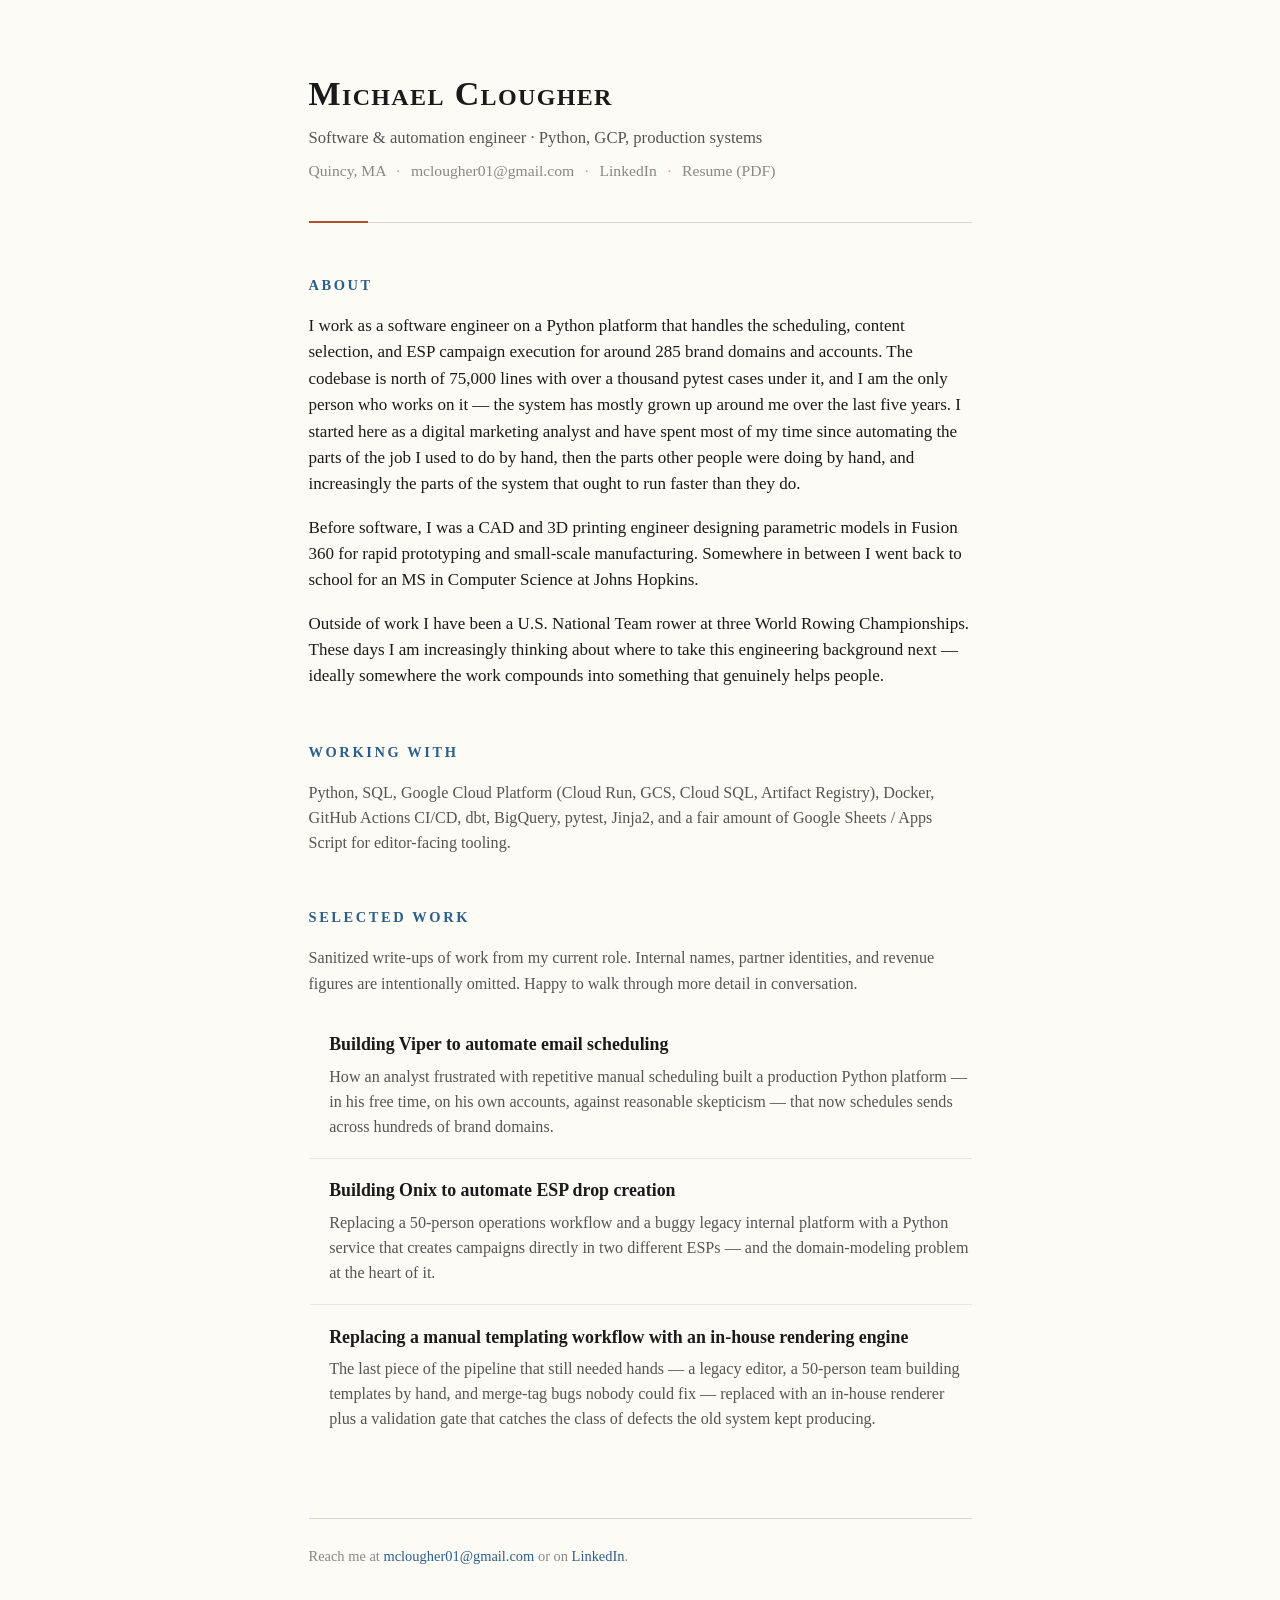
<file: index.html>
<!doctype html>
<html lang="en">
<head>
<meta charset="utf-8">
<meta name="viewport" content="width=device-width, initial-scale=1">
<title>Michael Clougher</title>
<meta name="description" content="Software engineer building production Python platforms. Quincy, MA.">
<link rel="stylesheet" href="style.css">
</head>
<body>
<main>

  <header class="site">
    <h1 class="name">Michael Clougher</h1>
    <p class="tagline">Software &amp; automation engineer &middot; Python, GCP, production systems</p>
    <p class="contact-row">
      Quincy, MA
      <span class="dot">&middot;</span>
      <a href="mailto:mclougher01@gmail.com">mclougher01@gmail.com</a>
      <span class="dot">&middot;</span>
      <a href="https://www.linkedin.com/in/michael-clougher-371688167/">LinkedIn</a>
      <span class="dot">&middot;</span>
      <a href="resume.pdf">Resume (PDF)</a>
    </p>
  </header>

  <section>
    <h2>About</h2>
    <p>
      I work as a software engineer on a Python platform that handles the
      scheduling, content selection, and ESP campaign execution for around
      285 brand domains and accounts. The codebase is north of 75,000 lines
      with over a thousand pytest cases under it, and I am the only person
      who works on it &mdash; the system has mostly grown up around me over
      the last five years. I started here as a digital marketing analyst
      and have spent most of my time since automating the parts of the job
      I used to do by hand, then the parts other people were doing by hand,
      and increasingly the parts of the system that ought to run faster
      than they do.
    </p>
    <p>
      Before software, I was a CAD and 3D printing engineer designing
      parametric models in Fusion 360 for rapid prototyping and small-scale
      manufacturing. Somewhere in between I went back to school for an MS
      in Computer Science at Johns Hopkins.
    </p>
    <p>
      Outside of work I have been a U.S. National Team rower at three World
      Rowing Championships. These days I am increasingly thinking about
      where to take this engineering background next &mdash; ideally
      somewhere the work compounds into something that genuinely helps
      people.
    </p>
  </section>

  <section>
    <h2>Working With</h2>
    <p style="color: var(--muted); font-size: 0.95rem;">
      Python, SQL, Google Cloud Platform (Cloud Run, GCS, Cloud SQL,
      Artifact Registry), Docker, GitHub Actions CI/CD, dbt, BigQuery,
      pytest, Jinja2, and a fair amount of Google Sheets / Apps Script
      for editor-facing tooling.
    </p>
  </section>

  <section>
    <h2>Selected Work</h2>
    <p style="color: var(--muted); font-size: 0.95rem;">
      Sanitized write-ups of work from my current role. Internal names,
      partner identities, and revenue figures are intentionally omitted. Happy
      to walk through more detail in conversation.
    </p>
    <ul class="work-list">
      <li>
        <a class="work-title" href="work/building-viper.html">Building Viper to automate email scheduling</a>
        <p class="work-blurb">
          How an analyst frustrated with repetitive manual scheduling
          built a production Python platform &mdash; in his free time,
          on his own accounts, against reasonable skepticism &mdash;
          that now schedules sends across hundreds of brand domains.
        </p>
      </li>
      <li>
        <a class="work-title" href="work/building-onix.html">Building Onix to automate ESP drop creation</a>
        <p class="work-blurb">
          Replacing a 50-person operations workflow and a buggy legacy
          internal platform with a Python service that creates campaigns
          directly in two different ESPs &mdash; and the domain-modeling
          problem at the heart of it.
        </p>
      </li>
      <li>
        <a class="work-title" href="work/rendering-engine.html">Replacing a manual templating workflow with an in-house rendering engine</a>
        <p class="work-blurb">
          The last piece of the pipeline that still needed hands &mdash;
          a legacy editor, a 50-person team building templates by hand,
          and merge-tag bugs nobody could fix &mdash; replaced with an
          in-house renderer plus a validation gate that catches the
          class of defects the old system kept producing.
        </p>
      </li>
    </ul>
  </section>

  <footer class="site">
    <p>
      Reach me at
      <a href="mailto:mclougher01@gmail.com">mclougher01@gmail.com</a> or on
      <a href="https://www.linkedin.com/in/michael-clougher-371688167/">LinkedIn</a>.
    </p>
  </footer>

</main>
</body>
</html>
</file>
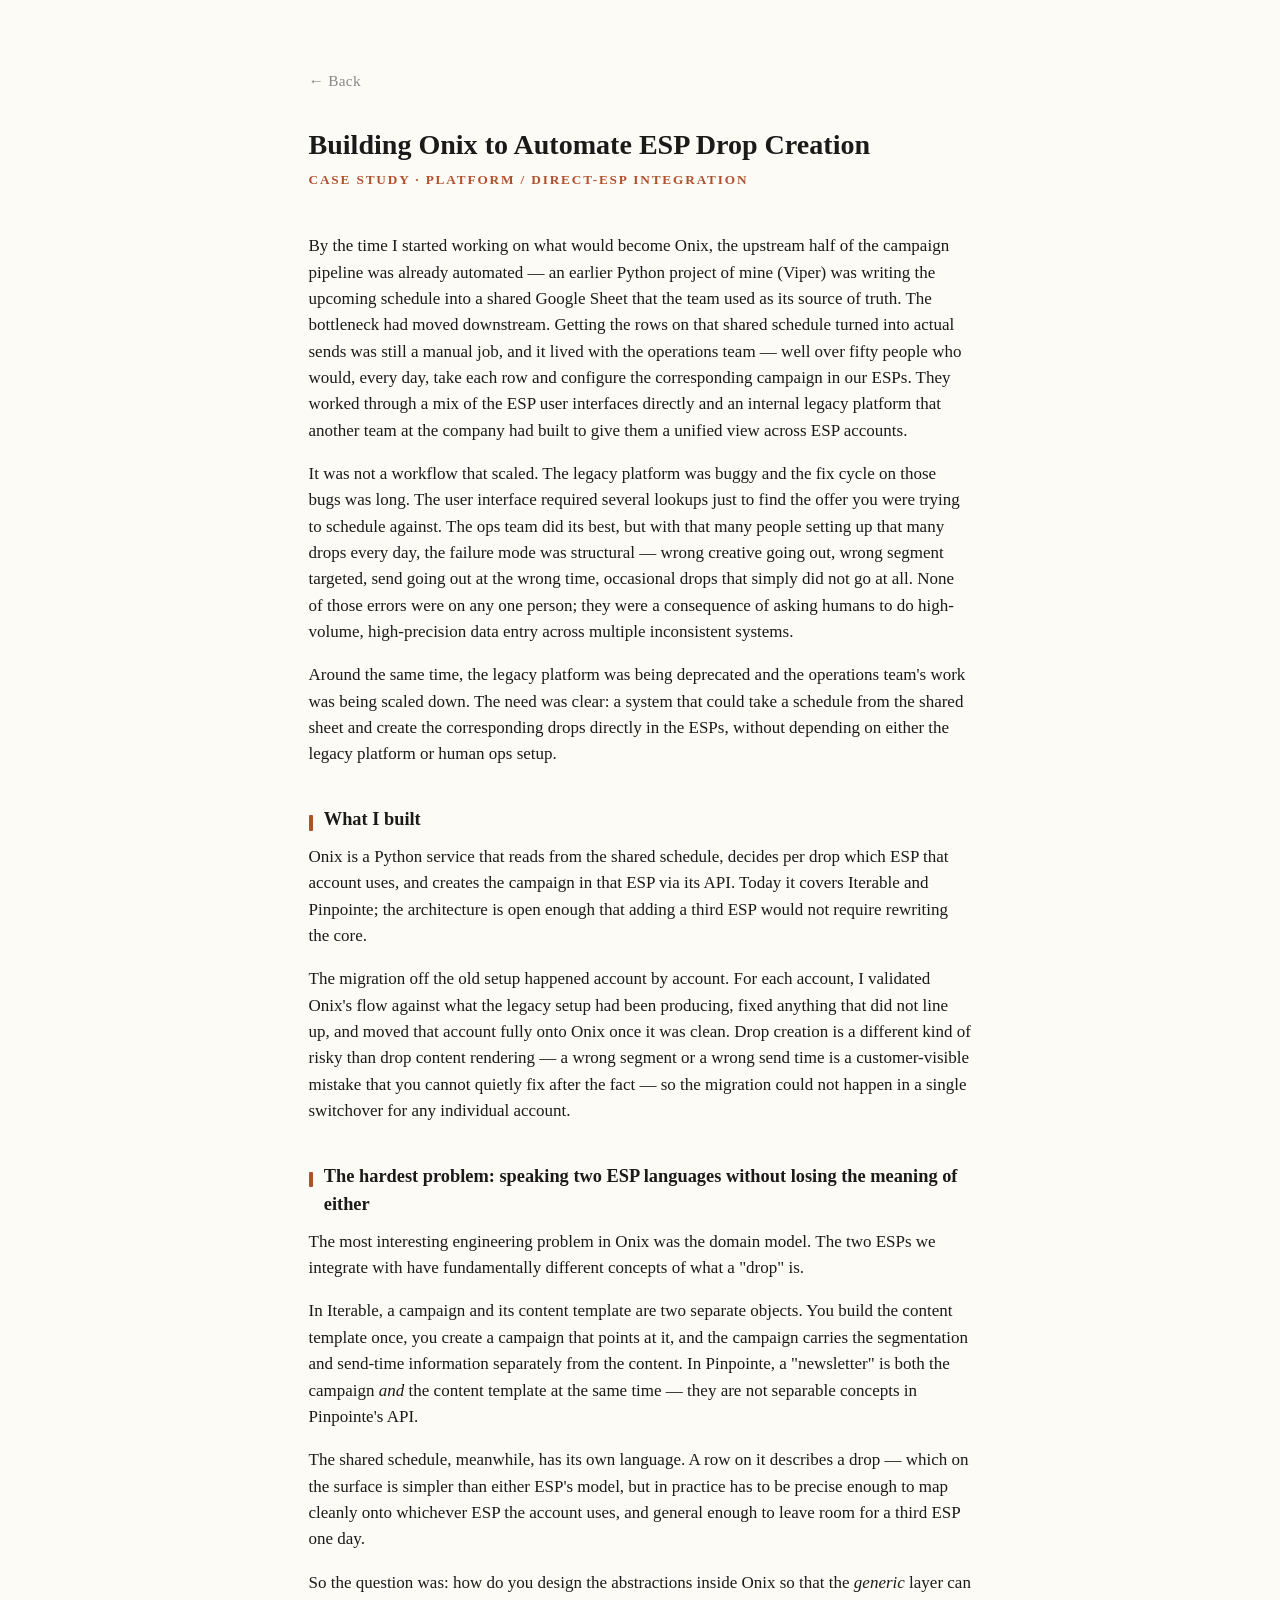
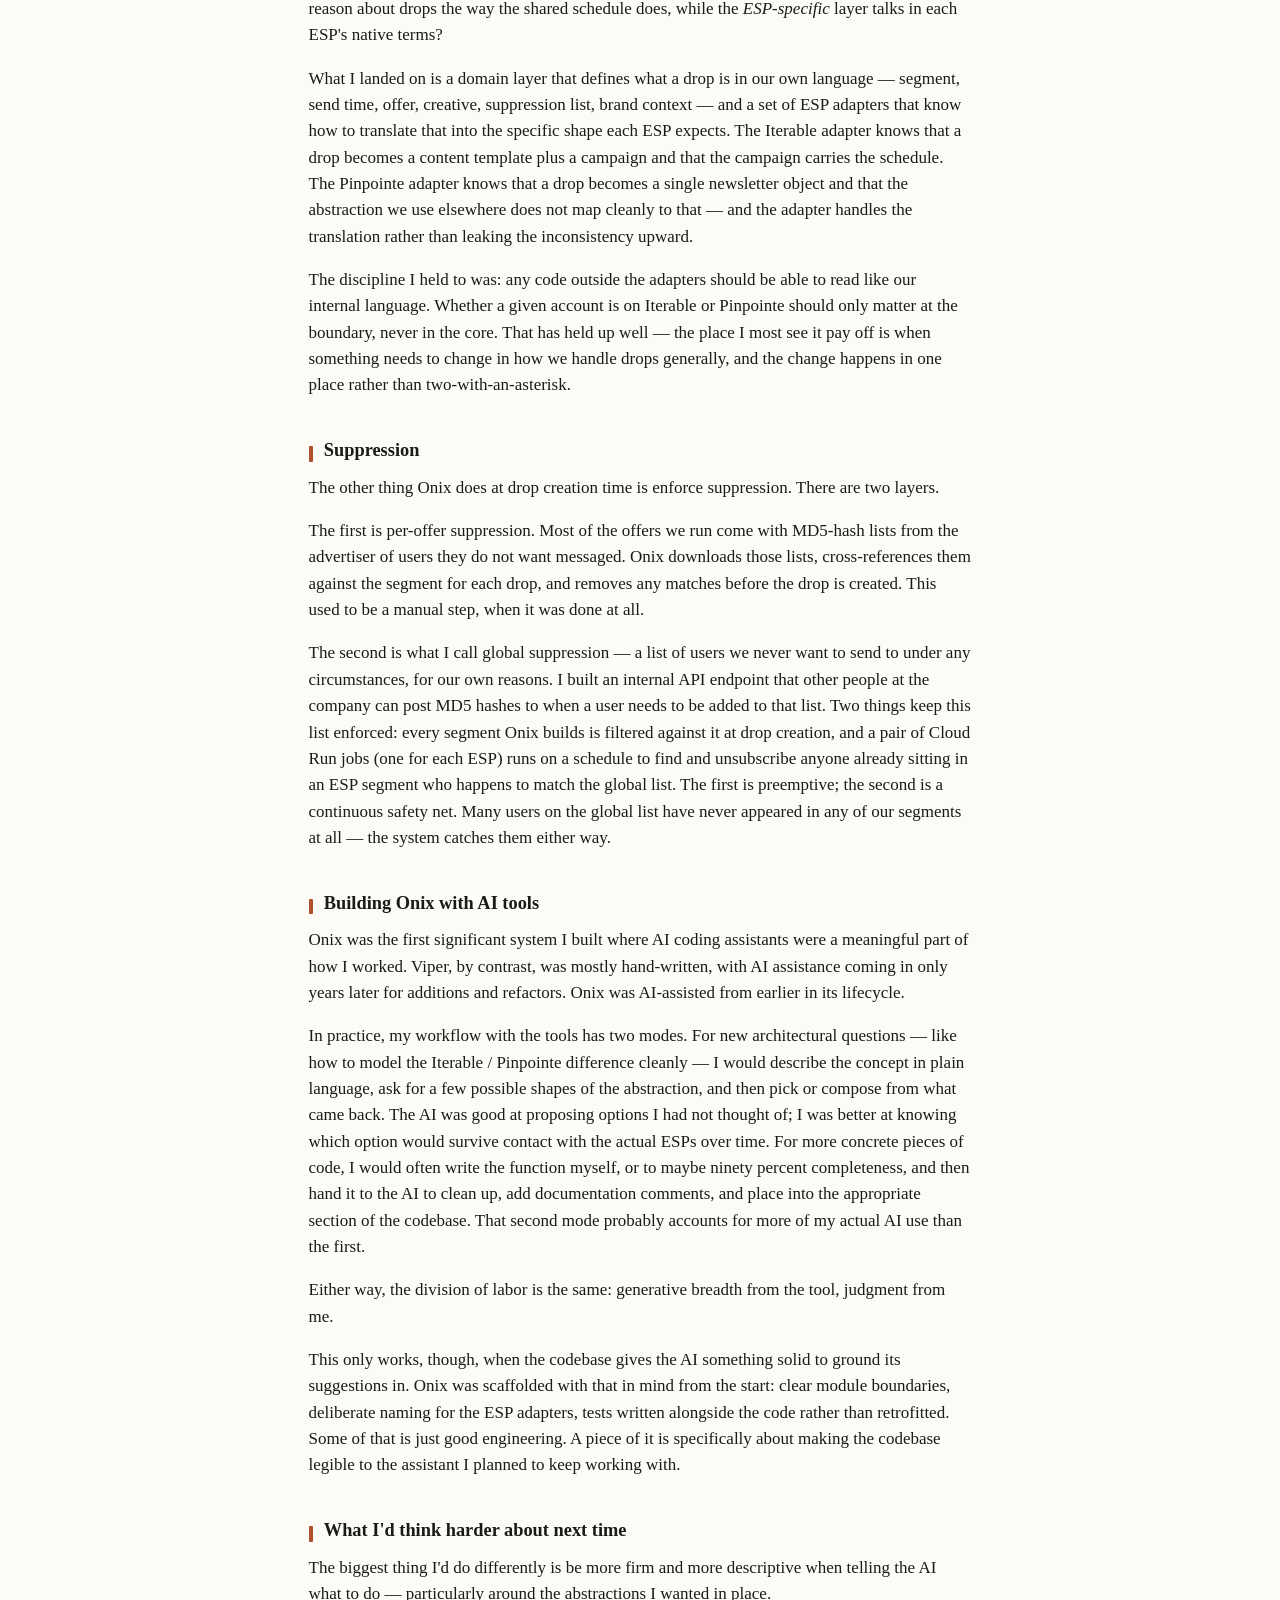
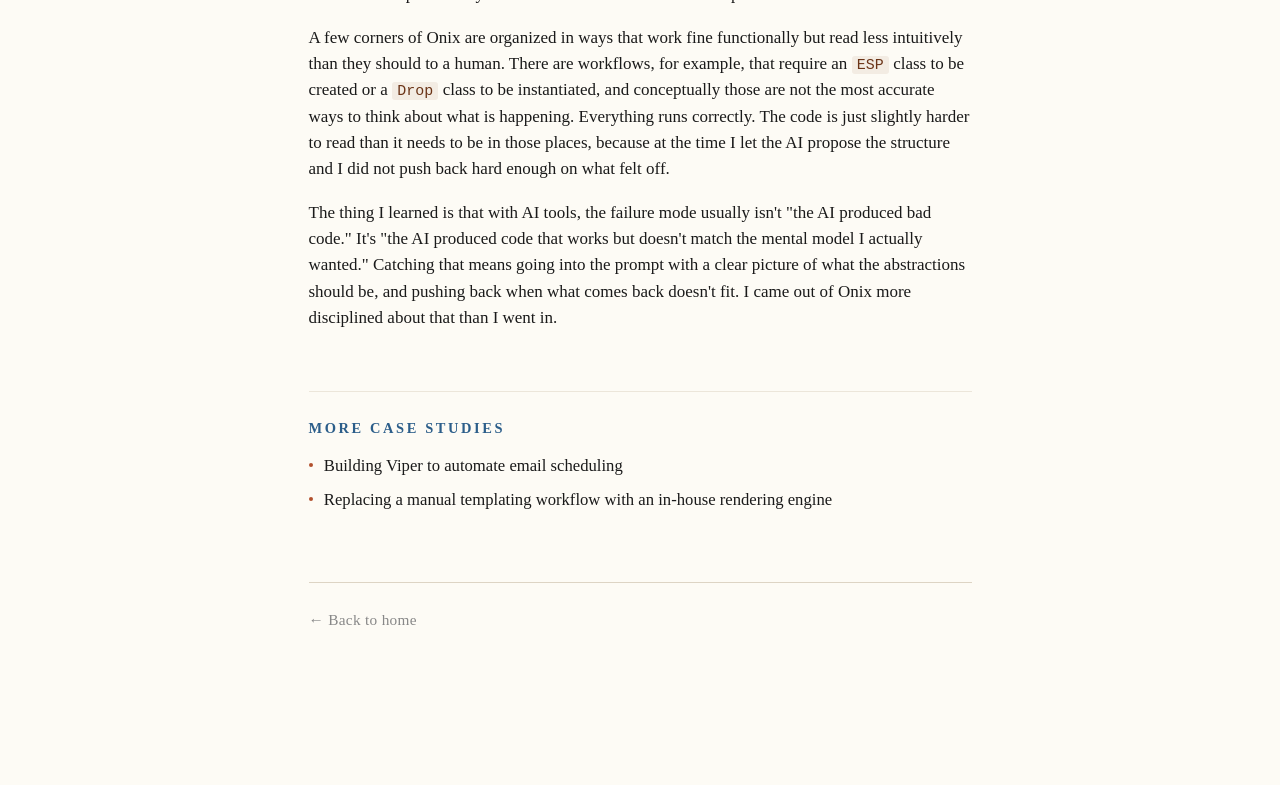
<file: work/building-onix.html>
<!doctype html>
<html lang="en">
<head>
<meta charset="utf-8">
<meta name="viewport" content="width=device-width, initial-scale=1">
<title>Building Onix to Automate ESP Drop Creation &mdash; Michael Clougher</title>
<link rel="stylesheet" href="../style.css">
</head>
<body>
<main>
  <a class="back-link" href="../index.html">&larr; Back</a>

  <article class="case-study">
    <h1>Building Onix to Automate ESP Drop Creation</h1>
    <div class="meta">Case study &middot; Platform / direct-ESP integration</div>

    <p>
      By the time I started working on what would become Onix, the
      upstream half of the campaign pipeline was already automated &mdash;
      an earlier Python project of mine (Viper) was writing the upcoming
      schedule into a shared Google Sheet that the team used as its source
      of truth. The bottleneck had moved downstream. Getting the rows on
      that shared schedule turned into actual sends was still a manual
      job, and it lived with the operations team &mdash; well over fifty
      people who would, every day, take each row and configure the
      corresponding campaign in our ESPs. They worked through a mix of
      the ESP user interfaces directly and an internal legacy platform
      that another team at the company had built to give them a unified
      view across ESP accounts.
    </p>
    <p>
      It was not a workflow that scaled. The legacy platform was buggy
      and the fix cycle on those bugs was long. The user interface
      required several lookups just to find the offer you were trying to
      schedule against. The ops team did its best, but with that many
      people setting up that many drops every day, the failure mode was
      structural &mdash; wrong creative going out, wrong segment targeted,
      send going out at the wrong time, occasional drops that simply did
      not go at all. None of those errors were on any one person; they
      were a consequence of asking humans to do high-volume,
      high-precision data entry across multiple inconsistent systems.
    </p>
    <p>
      Around the same time, the legacy platform was being deprecated
      and the operations team's work was being scaled down. The need
      was clear: a system that could take a schedule from the shared
      sheet and create the corresponding drops directly in the ESPs,
      without depending on either the legacy platform or human ops
      setup.
    </p>

    <h3>What I built</h3>
    <p>
      Onix is a Python service that reads from the shared schedule,
      decides per drop which ESP that account uses, and creates the
      campaign in that ESP via its API. Today it covers Iterable and
      Pinpointe; the architecture is open enough that adding a third
      ESP would not require rewriting the core.
    </p>
    <p>
      The migration off the old setup happened account by account. For
      each account, I validated Onix's flow against what the legacy
      setup had been producing, fixed anything that did not line up, and
      moved that account fully onto Onix once it was clean. Drop creation
      is a different kind of risky than drop content rendering &mdash; a
      wrong segment or a wrong send time is a customer-visible mistake
      that you cannot quietly fix after the fact &mdash; so the migration
      could not happen in a single switchover for any individual account.
    </p>

    <h3>The hardest problem: speaking two ESP languages without losing the meaning of either</h3>
    <p>
      The most interesting engineering problem in Onix was the domain
      model. The two ESPs we integrate with have fundamentally different
      concepts of what a "drop" is.
    </p>
    <p>
      In Iterable, a campaign and its content template are two separate
      objects. You build the content template once, you create a
      campaign that points at it, and the campaign carries the
      segmentation and send-time information separately from the
      content. In Pinpointe, a "newsletter" is both the campaign
      <em>and</em> the content template at the same time &mdash; they
      are not separable concepts in Pinpointe's API.
    </p>
    <p>
      The shared schedule, meanwhile, has its own language. A row on it
      describes a drop &mdash; which on the surface is simpler than
      either ESP's model, but in practice has to be precise enough to
      map cleanly onto whichever ESP the account uses, and general
      enough to leave room for a third ESP one day.
    </p>
    <p>
      So the question was: how do you design the abstractions inside
      Onix so that the <em>generic</em> layer can reason about drops the
      way the shared schedule does, while the <em>ESP-specific</em>
      layer talks in each ESP's native terms?
    </p>
    <p>
      What I landed on is a domain layer that defines what a drop is in
      our own language &mdash; segment, send time, offer, creative,
      suppression list, brand context &mdash; and a set of ESP adapters
      that know how to translate that into the specific shape each ESP
      expects. The Iterable adapter knows that a drop becomes a content
      template plus a campaign and that the campaign carries the
      schedule. The Pinpointe adapter knows that a drop becomes a single
      newsletter object and that the abstraction we use elsewhere does
      not map cleanly to that &mdash; and the adapter handles the
      translation rather than leaking the inconsistency upward.
    </p>
    <p>
      The discipline I held to was: any code outside the adapters should
      be able to read like our internal language. Whether a given
      account is on Iterable or Pinpointe should only matter at the
      boundary, never in the core. That has held up well &mdash; the
      place I most see it pay off is when something needs to change in
      how we handle drops generally, and the change happens in one place
      rather than two-with-an-asterisk.
    </p>

    <h3>Suppression</h3>
    <p>
      The other thing Onix does at drop creation time is enforce
      suppression. There are two layers.
    </p>
    <p>
      The first is per-offer suppression. Most of the offers we run come
      with MD5-hash lists from the advertiser of users they do not want
      messaged. Onix downloads those lists, cross-references them
      against the segment for each drop, and removes any matches before
      the drop is created. This used to be a manual step, when it was
      done at all.
    </p>
    <p>
      The second is what I call global suppression &mdash; a list of
      users we never want to send to under any circumstances, for our
      own reasons. I built an internal API endpoint that other people
      at the company can post MD5 hashes to when a user needs to be
      added to that list. Two things keep this list enforced: every
      segment Onix builds is filtered against it at drop creation, and
      a pair of Cloud Run jobs (one for each ESP) runs on a schedule to
      find and unsubscribe anyone already sitting in an ESP segment who
      happens to match the global list. The first is preemptive; the
      second is a continuous safety net. Many users on the global list
      have never appeared in any of our segments at all &mdash; the
      system catches them either way.
    </p>

    <h3>Building Onix with AI tools</h3>
    <p>
      Onix was the first significant system I built where AI coding
      assistants were a meaningful part of how I worked. Viper, by
      contrast, was mostly hand-written, with AI assistance coming in
      only years later for additions and refactors. Onix was
      AI-assisted from earlier in its lifecycle.
    </p>
    <p>
      In practice, my workflow with the tools has two modes. For new
      architectural questions &mdash; like how to model the Iterable /
      Pinpointe difference cleanly &mdash; I would describe the concept
      in plain language, ask for a few possible shapes of the
      abstraction, and then pick or compose from what came back. The AI
      was good at proposing options I had not thought of; I was better
      at knowing which option would survive contact with the actual ESPs
      over time. For more concrete pieces of code, I would often write
      the function myself, or to maybe ninety percent completeness, and
      then hand it to the AI to clean up, add documentation comments,
      and place into the appropriate section of the codebase. That
      second mode probably accounts for more of my actual AI use than
      the first.
    </p>
    <p>
      Either way, the division of labor is the same: generative breadth
      from the tool, judgment from me.
    </p>
    <p>
      This only works, though, when the codebase gives the AI something
      solid to ground its suggestions in. Onix was scaffolded with that
      in mind from the start: clear module boundaries, deliberate naming
      for the ESP adapters, tests written alongside the code rather than
      retrofitted. Some of that is just good engineering. A piece of it
      is specifically about making the codebase legible to the assistant
      I planned to keep working with.
    </p>

    <h3>What I'd think harder about next time</h3>
    <p>
      The biggest thing I'd do differently is be more firm and more
      descriptive when telling the AI what to do &mdash; particularly
      around the abstractions I wanted in place.
    </p>
    <p>
      A few corners of Onix are organized in ways that work fine
      functionally but read less intuitively than they should to a
      human. There are workflows, for example, that require an
      <code>ESP</code> class to be created or a <code>Drop</code> class
      to be instantiated, and conceptually those are not the most
      accurate ways to think about what is happening. Everything runs
      correctly. The code is just slightly harder to read than it needs
      to be in those places, because at the time I let the AI propose
      the structure and I did not push back hard enough on what felt
      off.
    </p>
    <p>
      The thing I learned is that with AI tools, the failure mode
      usually isn't "the AI produced bad code." It's "the AI produced
      code that works but doesn't match the mental model I actually
      wanted." Catching that means going into the prompt with a clear
      picture of what the abstractions should be, and pushing back when
      what comes back doesn't fit. I came out of Onix more disciplined
      about that than I went in.
    </p>
  </article>

  <aside class="related">
    <h2>More case studies</h2>
    <ul>
      <li><a href="building-viper.html">Building Viper to automate email scheduling</a></li>
      <li><a href="rendering-engine.html">Replacing a manual templating workflow with an in-house rendering engine</a></li>
    </ul>
  </aside>

  <footer class="site">
    <p><a class="back-link" href="../index.html">&larr; Back to home</a></p>
  </footer>

</main>
</body>
</html>
</file>
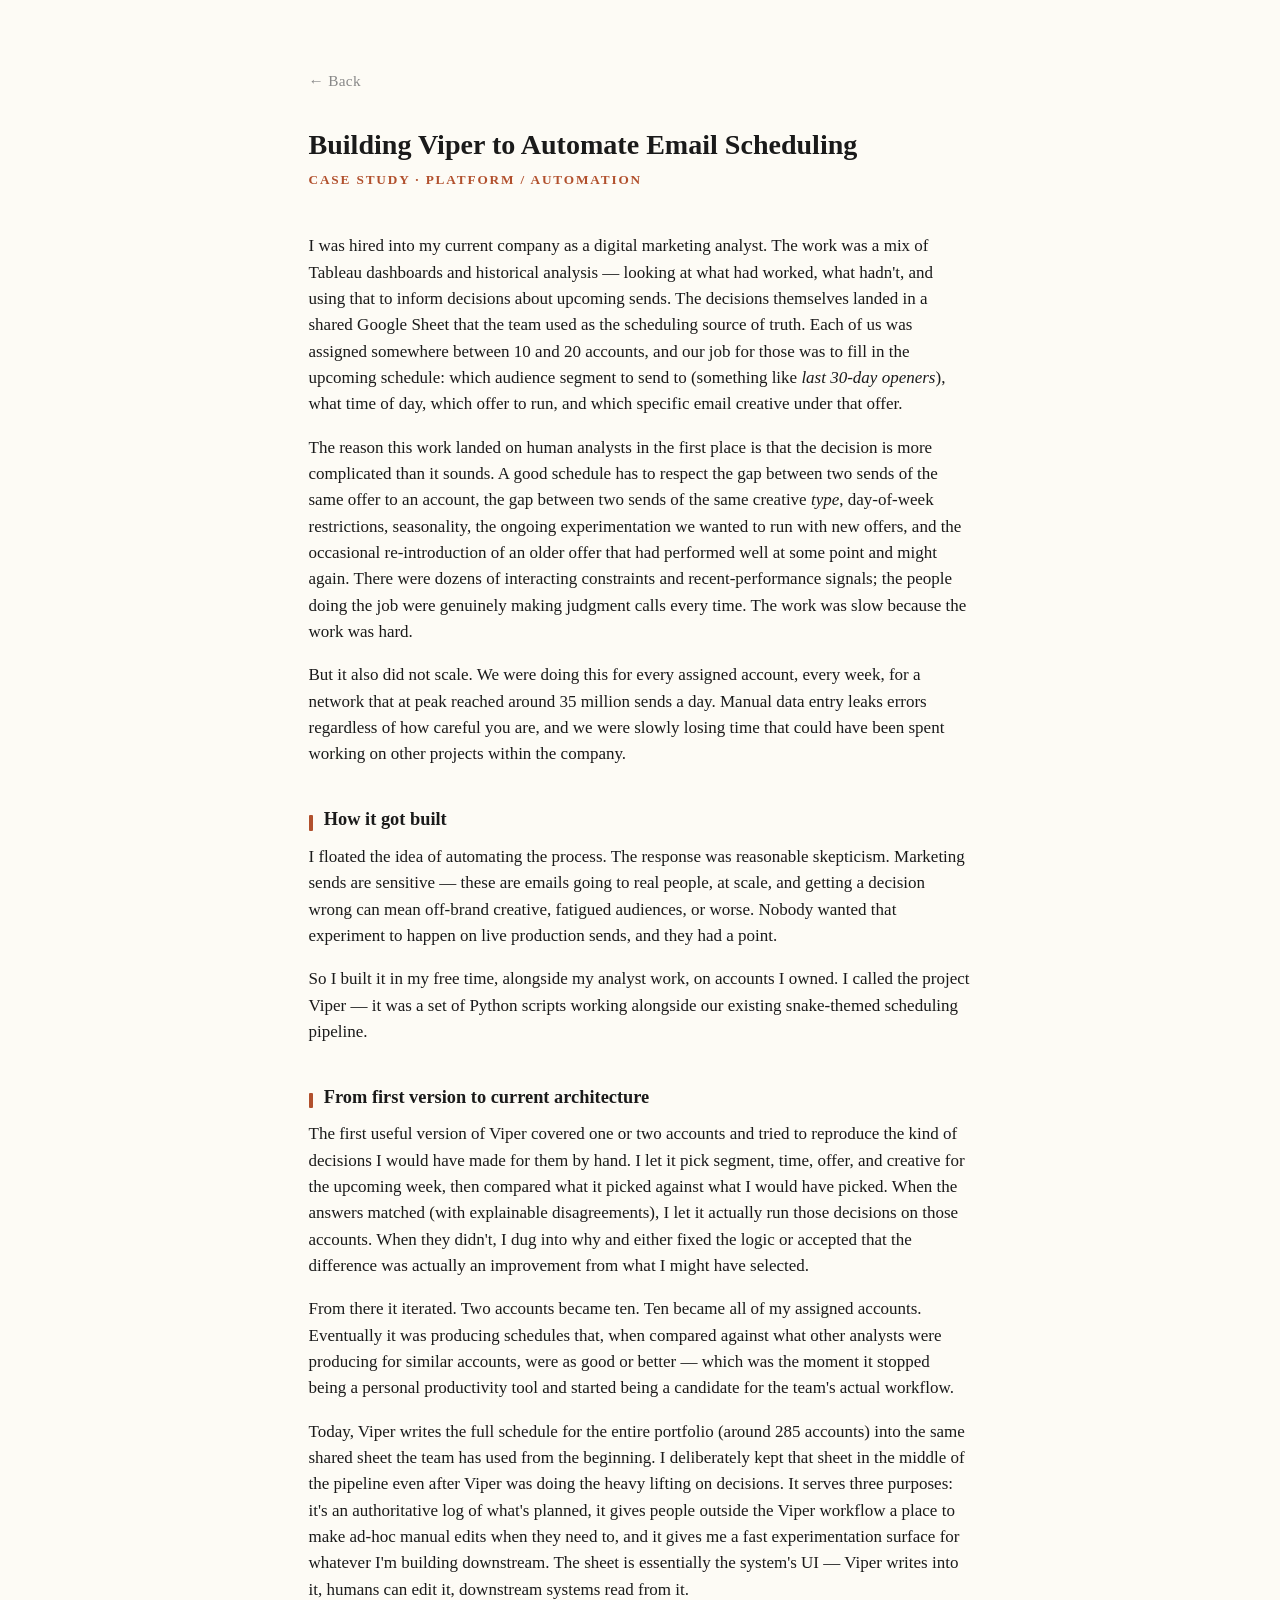
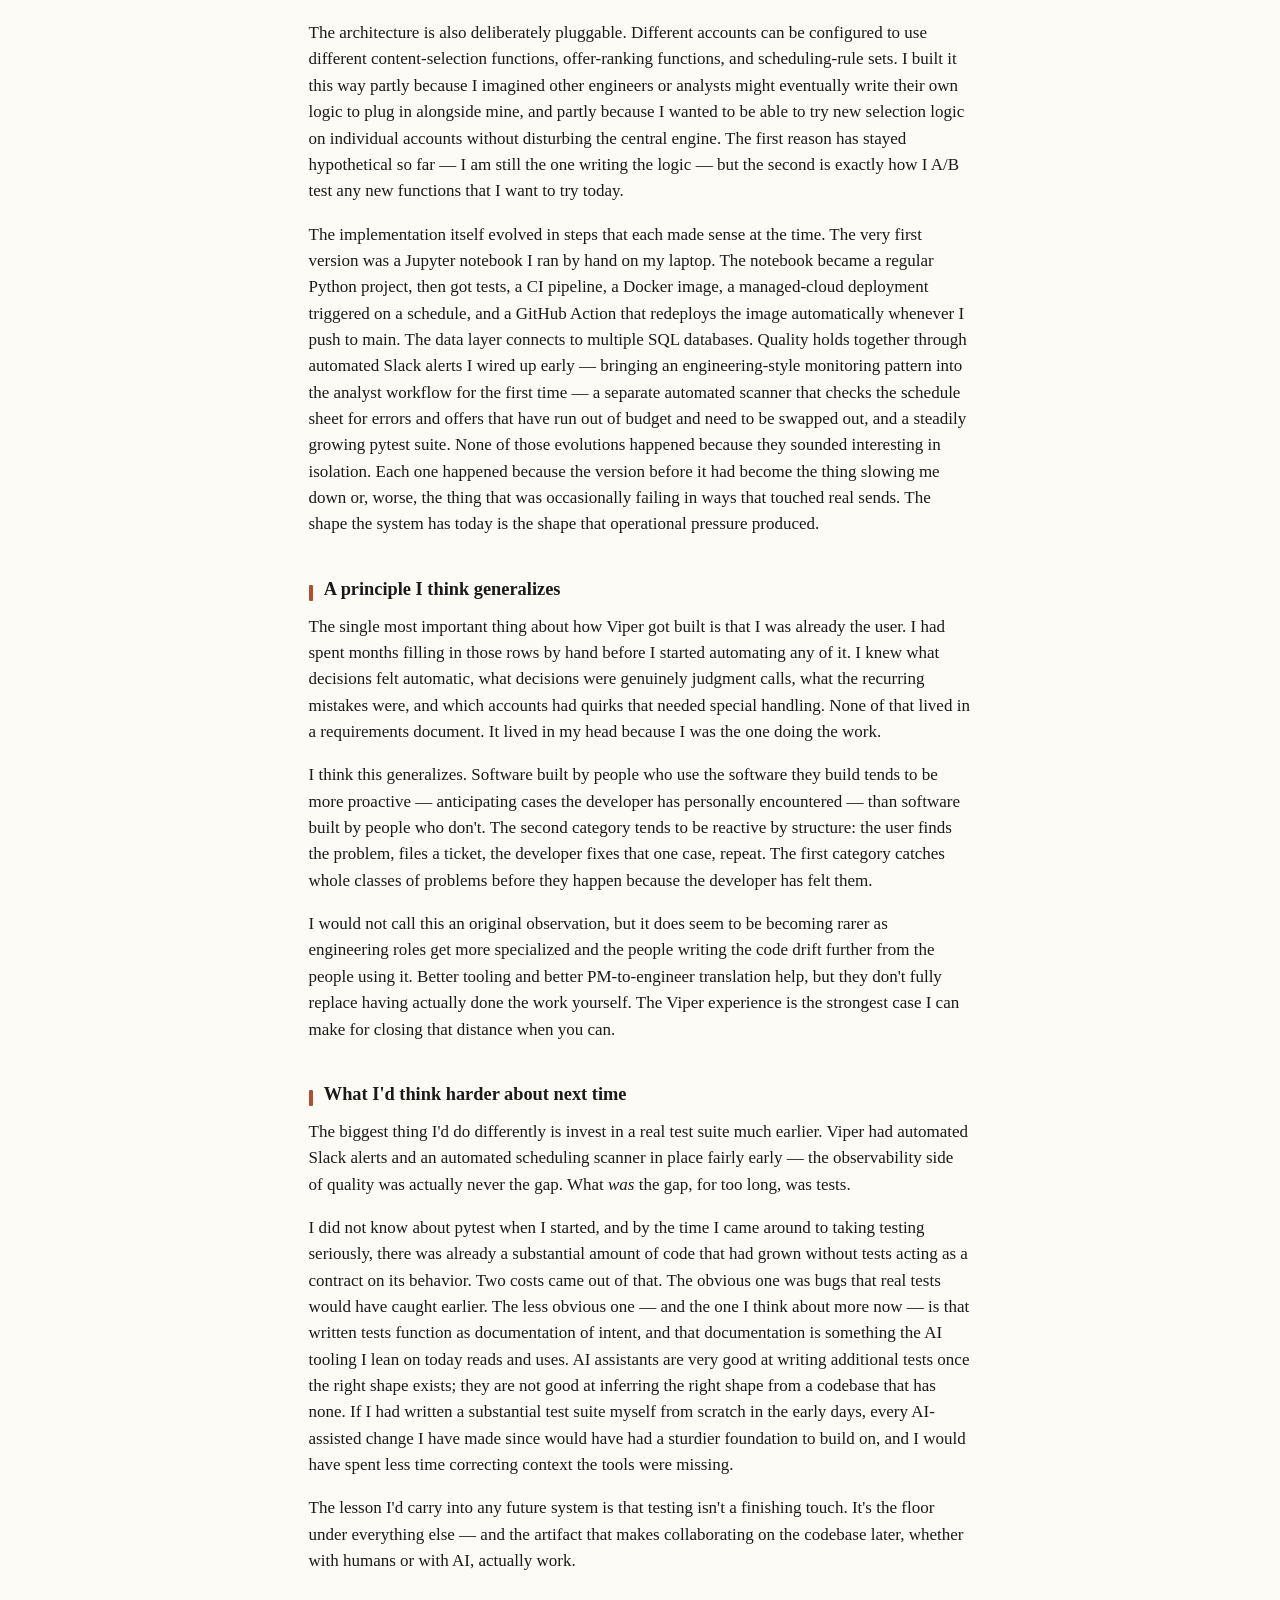
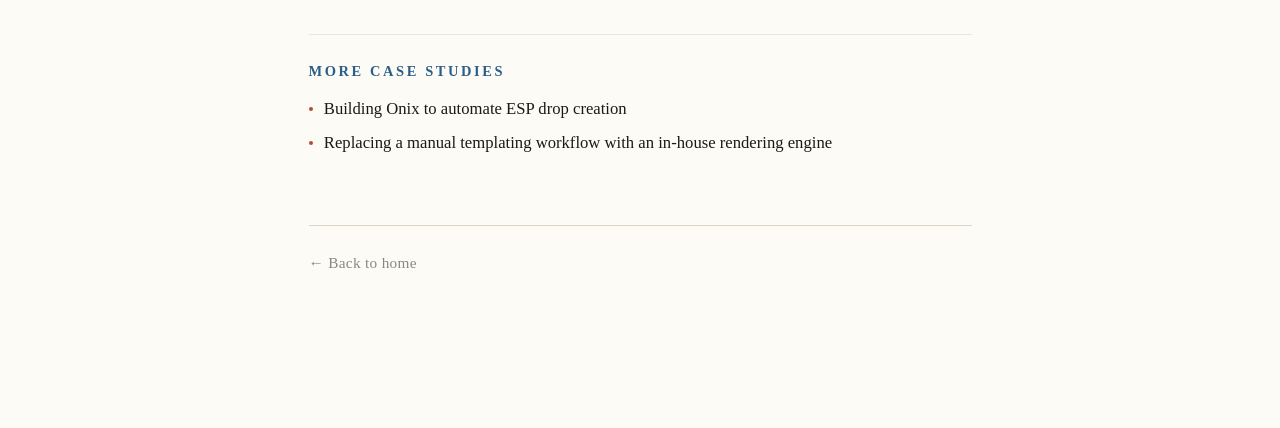
<file: work/building-viper.html>
<!doctype html>
<html lang="en">
<head>
<meta charset="utf-8">
<meta name="viewport" content="width=device-width, initial-scale=1">
<title>Building Viper to Automate Email Scheduling &mdash; Michael Clougher</title>
<link rel="stylesheet" href="../style.css">
</head>
<body>
<main>
  <a class="back-link" href="../index.html">&larr; Back</a>

  <article class="case-study">
    <h1>Building Viper to Automate Email Scheduling</h1>
    <div class="meta">Case study &middot; Platform / automation</div>

    <p>
      I was hired into my current company as a digital marketing analyst.
      The work was a mix of Tableau dashboards and historical analysis
      &mdash; looking at what had worked, what hadn't, and using that to
      inform decisions about upcoming sends. The decisions themselves
      landed in a shared Google Sheet that the team used as the scheduling
      source of truth. Each of us was assigned somewhere between 10 and 20
      accounts, and our job for those was to fill in the upcoming
      schedule: which audience segment to send to (something like
      <em>last 30-day openers</em>), what time of day, which offer to
      run, and which specific email creative under that offer.
    </p>
    <p>
      The reason this work landed on human analysts in the first place is
      that the decision is more complicated than it sounds. A good
      schedule has to respect the gap between two sends of the same offer
      to an account, the gap between two sends of the same creative
      <em>type</em>, day-of-week restrictions, seasonality, the ongoing
      experimentation we wanted to run with new offers, and the occasional
      re-introduction of an older offer that had performed well at some
      point and might again. There were dozens of interacting constraints
      and recent-performance signals; the people doing the job were
      genuinely making judgment calls every time. The work was slow
      because the work was hard.
    </p>
    <p>
      But it also did not scale. We were doing this for every assigned
      account, every week, for a network that at peak reached around 35
      million sends a day. Manual data entry leaks errors regardless of
      how careful you are, and we were slowly losing time that could have
      been spent working on other projects within the company.
    </p>

    <h3>How it got built</h3>
    <p>
      I floated the idea of automating the process. The response was
      reasonable skepticism. Marketing sends are sensitive &mdash; these
      are emails going to real people, at scale, and getting a decision
      wrong can mean off-brand creative, fatigued audiences, or worse.
      Nobody wanted that experiment to happen on live production sends,
      and they had a point.
    </p>
    <p>
      So I built it in my free time, alongside my analyst work, on
      accounts I owned. I called the project Viper &mdash; it was a set
      of Python scripts working alongside our existing snake-themed
      scheduling pipeline.
    </p>

    <h3>From first version to current architecture</h3>
    <p>
      The first useful version of Viper covered one or two accounts and
      tried to reproduce the kind of decisions I would have made for them
      by hand. I let it pick segment, time, offer, and creative for the
      upcoming week, then compared what it picked against what I would
      have picked. When the answers matched (with explainable
      disagreements), I let it actually run those decisions on those
      accounts. When they didn't, I dug into why and either fixed the
      logic or accepted that the difference was actually an improvement
      from what I might have selected.
    </p>
    <p>
      From there it iterated. Two accounts became ten. Ten became all of
      my assigned accounts. Eventually it was producing schedules that,
      when compared against what other analysts were producing for similar
      accounts, were as good or better &mdash; which was the moment it
      stopped being a personal productivity tool and started being a
      candidate for the team's actual workflow.
    </p>
    <p>
      Today, Viper writes the full schedule for the entire portfolio
      (around 285 accounts) into the same shared sheet the team has used
      from the beginning. I deliberately kept that sheet in the middle of
      the pipeline even after Viper was doing the heavy lifting on
      decisions. It serves three purposes: it's an authoritative log of
      what's planned, it gives people outside the Viper workflow a place
      to make ad-hoc manual edits when they need to, and it gives me a
      fast experimentation surface for whatever I'm building downstream.
      The sheet is essentially the system's UI &mdash; Viper writes into
      it, humans can edit it, downstream systems read from it.
    </p>
    <p>
      The architecture is also deliberately pluggable. Different accounts
      can be configured to use different content-selection functions,
      offer-ranking functions, and scheduling-rule sets. I built it this
      way partly because I imagined other engineers or analysts might
      eventually write their own logic to plug in alongside mine, and
      partly because I wanted to be able to try new selection logic on
      individual accounts without disturbing the central engine. The
      first reason has stayed hypothetical so far &mdash; I am still the
      one writing the logic &mdash; but the second is exactly how I A/B
      test any new functions that I want to try today.
    </p>
    <p>
      The implementation itself evolved in steps that each made sense at
      the time. The very first version was a Jupyter notebook I ran by
      hand on my laptop. The notebook became a regular Python project,
      then got tests, a CI pipeline, a Docker image, a managed-cloud
      deployment triggered on a schedule, and a GitHub Action that
      redeploys the image automatically whenever I push to main. The data
      layer connects to multiple SQL databases. Quality holds together
      through automated Slack alerts I wired up early &mdash; bringing
      an engineering-style monitoring pattern into the analyst workflow
      for the first time &mdash; a separate automated scanner that checks
      the schedule sheet for errors and offers that have run out of
      budget and need to be swapped out, and a steadily growing pytest
      suite. None of those evolutions happened because they sounded
      interesting in isolation. Each one happened because the version
      before it had become the thing slowing me down or, worse, the thing
      that was occasionally failing in ways that touched real sends. The
      shape the system has today is the shape that operational pressure
      produced.
    </p>

    <h3>A principle I think generalizes</h3>
    <p>
      The single most important thing about how Viper got built is that
      I was already the user. I had spent months filling in those rows by
      hand before I started automating any of it. I knew what decisions
      felt automatic, what decisions were genuinely judgment calls, what
      the recurring mistakes were, and which accounts had quirks that
      needed special handling. None of that lived in a requirements
      document. It lived in my head because I was the one doing the work.
    </p>
    <p>
      I think this generalizes. Software built by people who use the
      software they build tends to be more proactive &mdash; anticipating
      cases the developer has personally encountered &mdash; than
      software built by people who don't. The second category tends to be
      reactive by structure: the user finds the problem, files a ticket,
      the developer fixes that one case, repeat. The first category
      catches whole classes of problems before they happen because the
      developer has felt them.
    </p>
    <p>
      I would not call this an original observation, but it does seem to
      be becoming rarer as engineering roles get more specialized and the
      people writing the code drift further from the people using it.
      Better tooling and better PM-to-engineer translation help, but they
      don't fully replace having actually done the work yourself. The
      Viper experience is the strongest case I can make for closing that
      distance when you can.
    </p>

    <h3>What I'd think harder about next time</h3>
    <p>
      The biggest thing I'd do differently is invest in a real test suite
      much earlier. Viper had automated Slack alerts and an automated
      scheduling scanner in place fairly early &mdash; the observability
      side of quality was actually never the gap. What <em>was</em> the
      gap, for too long, was tests.
    </p>
    <p>
      I did not know about pytest when I started, and by the time I came
      around to taking testing seriously, there was already a substantial
      amount of code that had grown without tests acting as a contract on
      its behavior. Two costs came out of that. The obvious one was bugs
      that real tests would have caught earlier. The less obvious one
      &mdash; and the one I think about more now &mdash; is that written
      tests function as documentation of intent, and that documentation
      is something the AI tooling I lean on today reads and uses. AI
      assistants are very good at writing additional tests once the right
      shape exists; they are not good at inferring the right shape from
      a codebase that has none. If I had written a substantial test suite
      myself from scratch in the early days, every AI-assisted change I
      have made since would have had a sturdier foundation to build on,
      and I would have spent less time correcting context the tools were
      missing.
    </p>
    <p>
      The lesson I'd carry into any future system is that testing isn't a
      finishing touch. It's the floor under everything else &mdash; and
      the artifact that makes collaborating on the codebase later, whether
      with humans or with AI, actually work.
    </p>
  </article>

  <aside class="related">
    <h2>More case studies</h2>
    <ul>
      <li><a href="building-onix.html">Building Onix to automate ESP drop creation</a></li>
      <li><a href="rendering-engine.html">Replacing a manual templating workflow with an in-house rendering engine</a></li>
    </ul>
  </aside>

  <footer class="site">
    <p><a class="back-link" href="../index.html">&larr; Back to home</a></p>
  </footer>

</main>
</body>
</html>
</file>
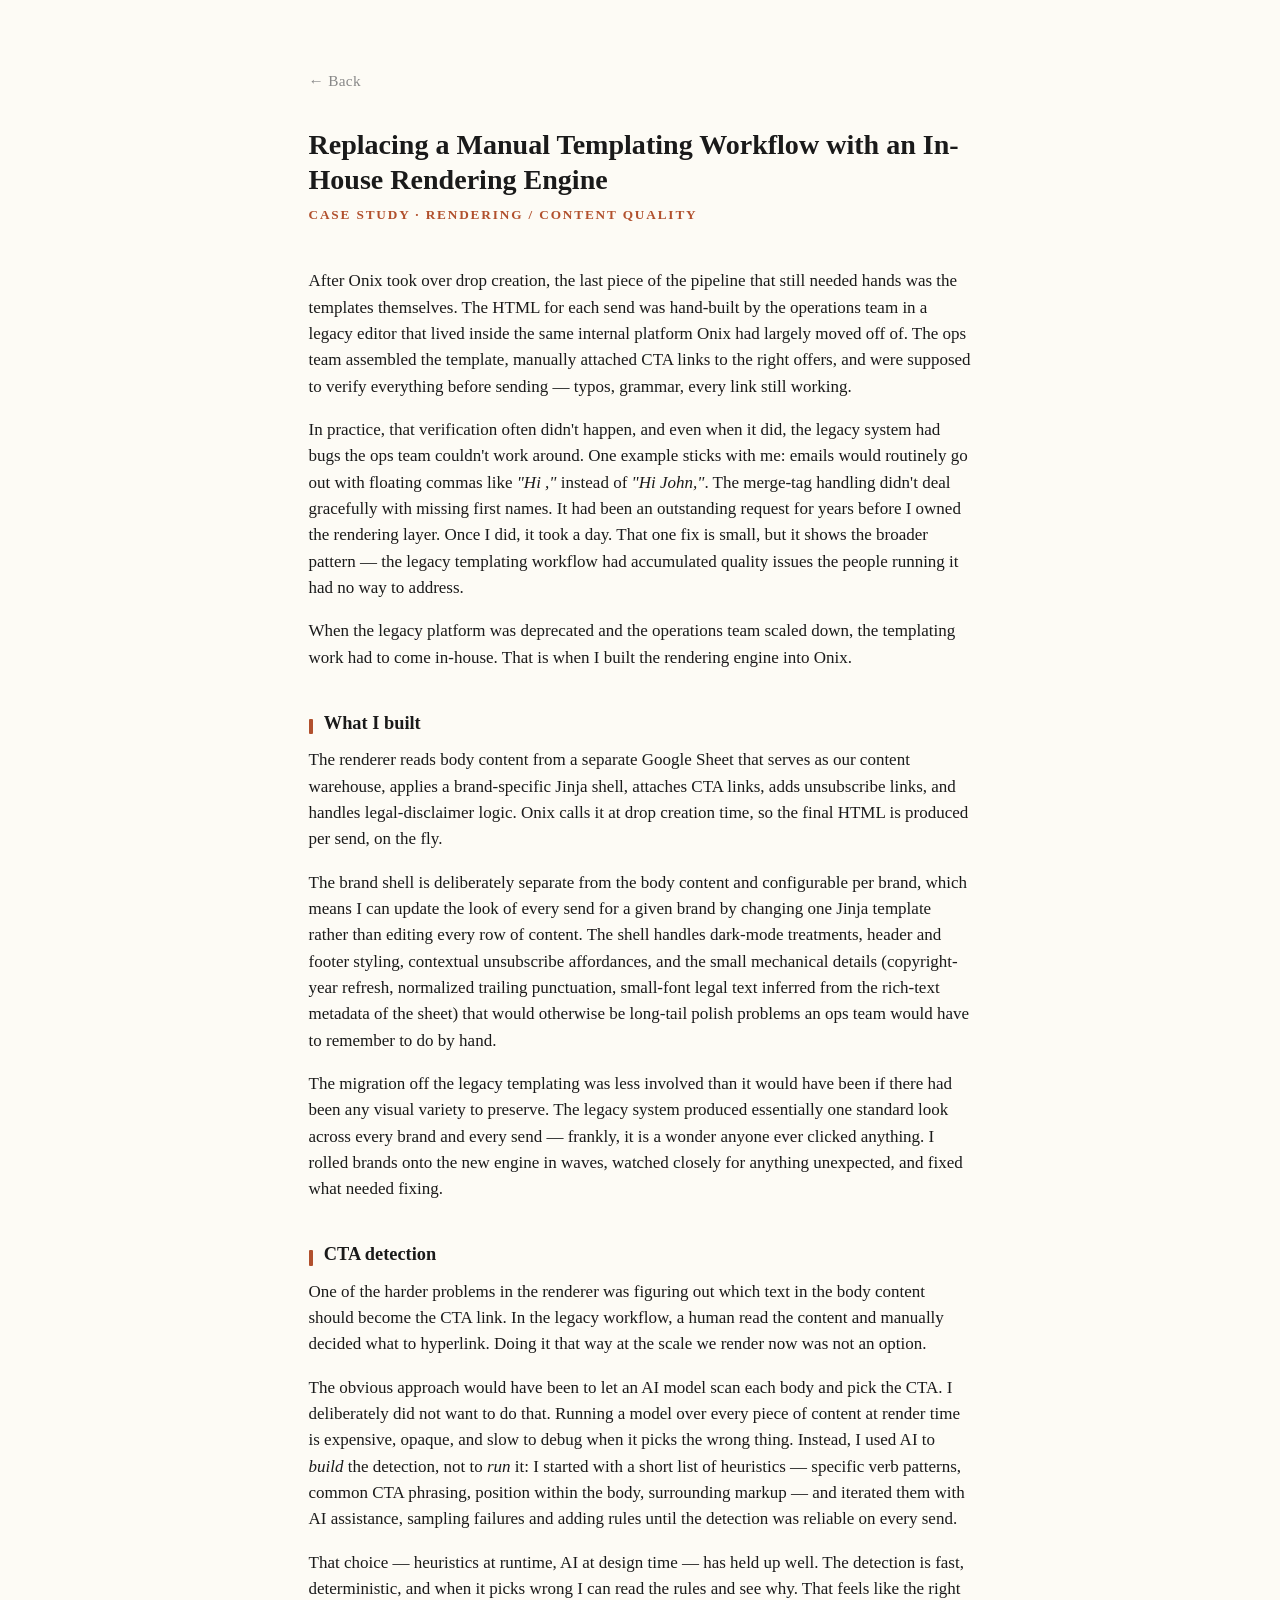
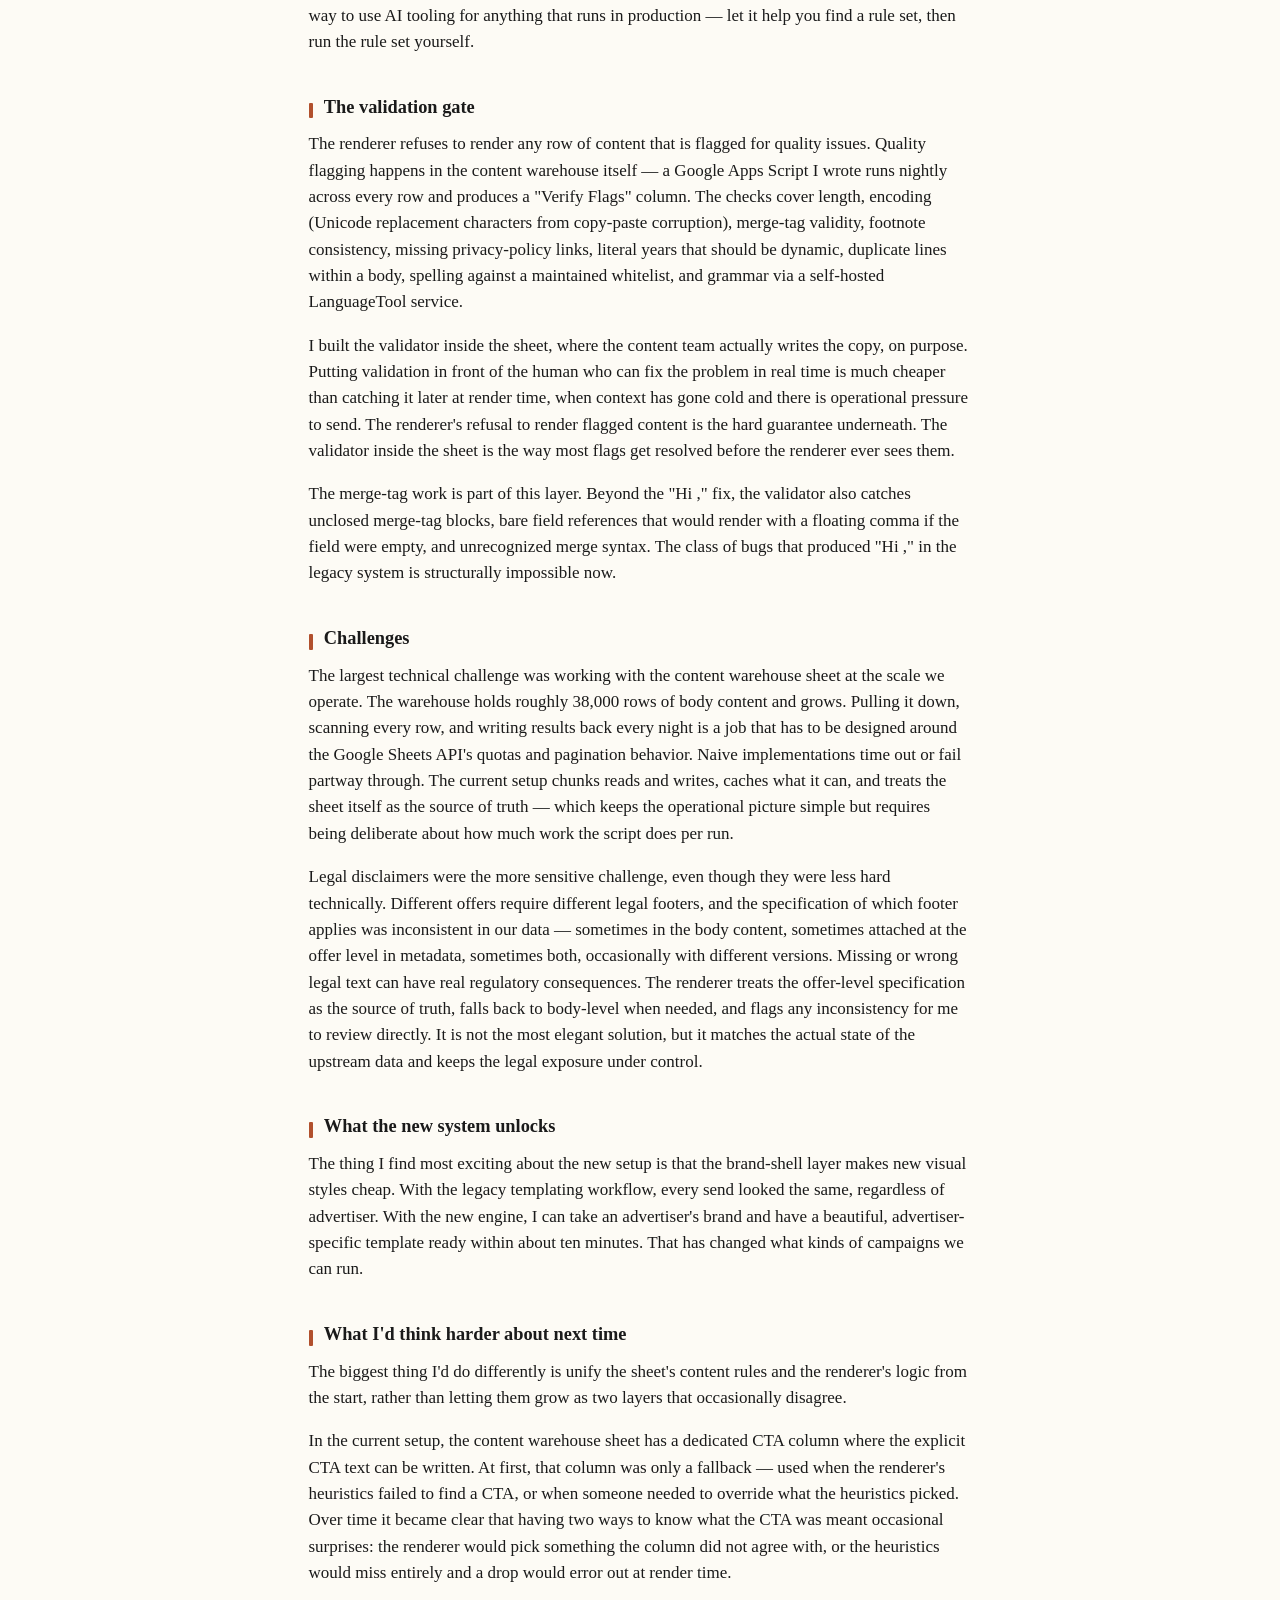
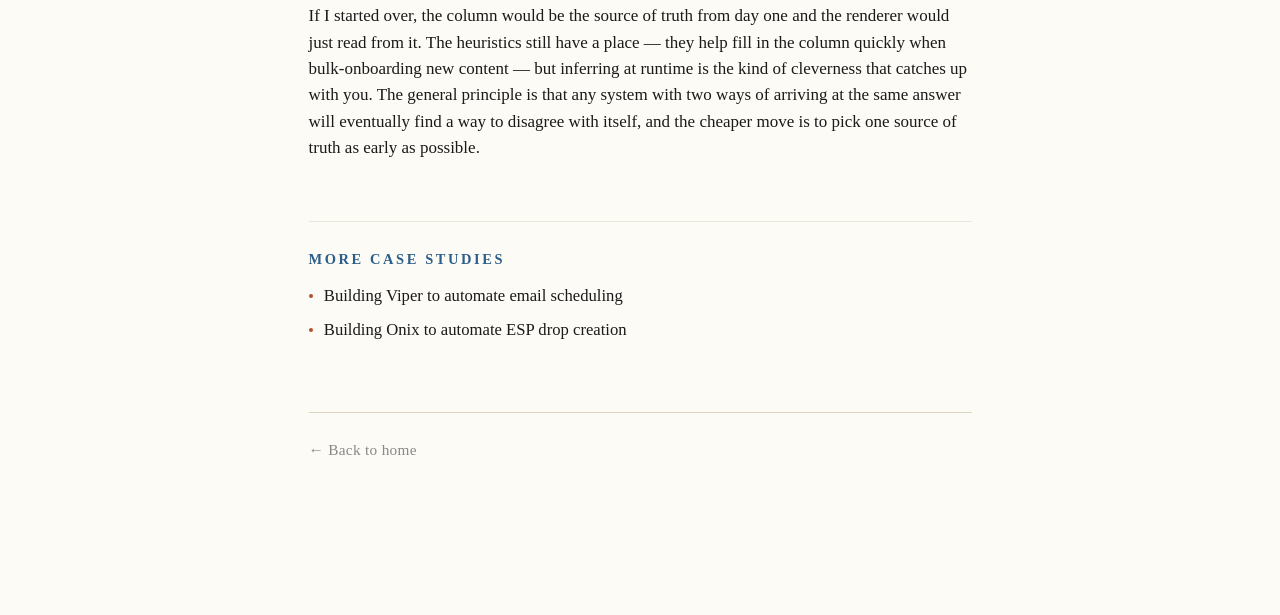
<file: work/rendering-engine.html>
<!doctype html>
<html lang="en">
<head>
<meta charset="utf-8">
<meta name="viewport" content="width=device-width, initial-scale=1">
<title>Replacing a Manual Templating Workflow with an In-House Rendering Engine &mdash; Michael Clougher</title>
<link rel="stylesheet" href="../style.css">
</head>
<body>
<main>
  <a class="back-link" href="../index.html">&larr; Back</a>

  <article class="case-study">
    <h1>Replacing a Manual Templating Workflow with an In-House Rendering Engine</h1>
    <div class="meta">Case study &middot; Rendering / content quality</div>

    <p>
      After Onix took over drop creation, the last piece of the pipeline
      that still needed hands was the templates themselves. The HTML for
      each send was hand-built by the operations team in a legacy editor
      that lived inside the same internal platform Onix had largely
      moved off of. The ops team assembled the template, manually
      attached CTA links to the right offers, and were supposed to
      verify everything before sending &mdash; typos, grammar, every
      link still working.
    </p>
    <p>
      In practice, that verification often didn't happen, and even when
      it did, the legacy system had bugs the ops team couldn't work
      around. One example sticks with me: emails would routinely go out
      with floating commas like <em>"Hi ,"</em> instead of
      <em>"Hi John,"</em>. The merge-tag handling didn't deal gracefully
      with missing first names. It had been an outstanding request for
      years before I owned the rendering layer. Once I did, it took a
      day. That one fix is small, but it shows the broader pattern
      &mdash; the legacy templating workflow had accumulated quality
      issues the people running it had no way to address.
    </p>
    <p>
      When the legacy platform was deprecated and the operations team
      scaled down, the templating work had to come in-house. That is
      when I built the rendering engine into Onix.
    </p>

    <h3>What I built</h3>
    <p>
      The renderer reads body content from a separate Google Sheet that
      serves as our content warehouse, applies a brand-specific Jinja
      shell, attaches CTA links, adds unsubscribe links, and handles
      legal-disclaimer logic. Onix calls it at drop creation time, so
      the final HTML is produced per send, on the fly.
    </p>
    <p>
      The brand shell is deliberately separate from the body content and
      configurable per brand, which means I can update the look of every
      send for a given brand by changing one Jinja template rather than
      editing every row of content. The shell handles dark-mode
      treatments, header and footer styling, contextual unsubscribe
      affordances, and the small mechanical details (copyright-year
      refresh, normalized trailing punctuation, small-font legal text
      inferred from the rich-text metadata of the sheet) that would
      otherwise be long-tail polish problems an ops team would have to
      remember to do by hand.
    </p>
    <p>
      The migration off the legacy templating was less involved than it
      would have been if there had been any visual variety to preserve.
      The legacy system produced essentially one standard look across
      every brand and every send &mdash; frankly, it is a wonder anyone
      ever clicked anything. I rolled brands onto the new engine in
      waves, watched closely for anything unexpected, and fixed what
      needed fixing.
    </p>

    <h3>CTA detection</h3>
    <p>
      One of the harder problems in the renderer was figuring out which
      text in the body content should become the CTA link. In the
      legacy workflow, a human read the content and manually decided
      what to hyperlink. Doing it that way at the scale we render now
      was not an option.
    </p>
    <p>
      The obvious approach would have been to let an AI model scan each
      body and pick the CTA. I deliberately did not want to do that.
      Running a model over every piece of content at render time is
      expensive, opaque, and slow to debug when it picks the wrong
      thing. Instead, I used AI to <em>build</em> the detection, not to
      <em>run</em> it: I started with a short list of heuristics
      &mdash; specific verb patterns, common CTA phrasing, position
      within the body, surrounding markup &mdash; and iterated them
      with AI assistance, sampling failures and adding rules until the
      detection was reliable on every send.
    </p>
    <p>
      That choice &mdash; heuristics at runtime, AI at design time
      &mdash; has held up well. The detection is fast, deterministic,
      and when it picks wrong I can read the rules and see why. That
      feels like the right way to use AI tooling for anything that runs
      in production &mdash; let it help you find a rule set, then run
      the rule set yourself.
    </p>

    <h3>The validation gate</h3>
    <p>
      The renderer refuses to render any row of content that is flagged
      for quality issues. Quality flagging happens in the content
      warehouse itself &mdash; a Google Apps Script I wrote runs nightly
      across every row and produces a "Verify Flags" column. The checks
      cover length, encoding (Unicode replacement characters from
      copy-paste corruption), merge-tag validity, footnote consistency,
      missing privacy-policy links, literal years that should be
      dynamic, duplicate lines within a body, spelling against a
      maintained whitelist, and grammar via a self-hosted LanguageTool
      service.
    </p>
    <p>
      I built the validator inside the sheet, where the content team
      actually writes the copy, on purpose. Putting validation in front
      of the human who can fix the problem in real time is much cheaper
      than catching it later at render time, when context has gone cold
      and there is operational pressure to send. The renderer's refusal
      to render flagged content is the hard guarantee underneath. The
      validator inside the sheet is the way most flags get resolved
      before the renderer ever sees them.
    </p>
    <p>
      The merge-tag work is part of this layer. Beyond the "Hi ," fix,
      the validator also catches unclosed merge-tag blocks, bare field
      references that would render with a floating comma if the field
      were empty, and unrecognized merge syntax. The class of bugs that
      produced "Hi ," in the legacy system is structurally impossible
      now.
    </p>

    <h3>Challenges</h3>
    <p>
      The largest technical challenge was working with the content
      warehouse sheet at the scale we operate. The warehouse holds
      roughly 38,000 rows of body content and grows. Pulling it down,
      scanning every row, and writing results back every night is a job
      that has to be designed around the Google Sheets API's quotas and
      pagination behavior. Naive implementations time out or fail
      partway through. The current setup chunks reads and writes,
      caches what it can, and treats the sheet itself as the source of
      truth &mdash; which keeps the operational picture simple but
      requires being deliberate about how much work the script does per
      run.
    </p>
    <p>
      Legal disclaimers were the more sensitive challenge, even though
      they were less hard technically. Different offers require
      different legal footers, and the specification of which footer
      applies was inconsistent in our data &mdash; sometimes in the
      body content, sometimes attached at the offer level in metadata,
      sometimes both, occasionally with different versions. Missing or
      wrong legal text can have real regulatory consequences. The
      renderer treats the offer-level specification as the source of
      truth, falls back to body-level when needed, and flags any
      inconsistency for me to review directly. It is not the most
      elegant solution, but it matches the actual state of the upstream
      data and keeps the legal exposure under control.
    </p>

    <h3>What the new system unlocks</h3>
    <p>
      The thing I find most exciting about the new setup is that the
      brand-shell layer makes new visual styles cheap. With the legacy
      templating workflow, every send looked the same, regardless of
      advertiser. With the new engine, I can take an advertiser's brand
      and have a beautiful, advertiser-specific template ready within
      about ten minutes. That has changed what kinds of campaigns we
      can run.
    </p>

    <h3>What I'd think harder about next time</h3>
    <p>
      The biggest thing I'd do differently is unify the sheet's content
      rules and the renderer's logic from the start, rather than letting
      them grow as two layers that occasionally disagree.
    </p>
    <p>
      In the current setup, the content warehouse sheet has a dedicated
      CTA column where the explicit CTA text can be written. At first,
      that column was only a fallback &mdash; used when the renderer's
      heuristics failed to find a CTA, or when someone needed to
      override what the heuristics picked. Over time it became clear
      that having two ways to know what the CTA was meant occasional
      surprises: the renderer would pick something the column did not
      agree with, or the heuristics would miss entirely and a drop
      would error out at render time.
    </p>
    <p>
      If I started over, the column would be the source of truth from
      day one and the renderer would just read from it. The heuristics
      still have a place &mdash; they help fill in the column quickly
      when bulk-onboarding new content &mdash; but inferring at runtime
      is the kind of cleverness that catches up with you. The general
      principle is that any system with two ways of arriving at the
      same answer will eventually find a way to disagree with itself,
      and the cheaper move is to pick one source of truth as early as
      possible.
    </p>
  </article>

  <aside class="related">
    <h2>More case studies</h2>
    <ul>
      <li><a href="building-viper.html">Building Viper to automate email scheduling</a></li>
      <li><a href="building-onix.html">Building Onix to automate ESP drop creation</a></li>
    </ul>
  </aside>

  <footer class="site">
    <p><a class="back-link" href="../index.html">&larr; Back to home</a></p>
  </footer>

</main>
</body>
</html>
</file>
<file: style.css>
/* Shared site styles. Matches the resume's typography for visual continuity. */

:root {
  --ink:        #1a1a1a;
  --muted:      #555;
  --soft:       #888;
  --accent:     #2c5e8a;     /* deep editorial blue for links + headers */
  --accent-warm: #b1502d;    /* terracotta for secondary signal */
  --code-bg:    #f3ece3;     /* warm cream for inline code */
  --code-ink:   #6b3417;     /* deeper warm for code text */
  --rule:       #ddd4c4;     /* warm-tinted hairline */
  --rule-soft:  #ece6da;     /* lighter warm rule */
  --bg:         #fdfbf5;     /* a touch warmer than before */
  --maxw:       42rem;
}

* { box-sizing: border-box; }

html, body {
  margin: 0;
  padding: 0;
  background: var(--bg);
  color: var(--ink);
  font-family: "Charter", "Iowan Old Style", "Georgia", "Cambria", "Times New Roman", serif;
  font-size: 17px;
  line-height: 1.55;
  -webkit-font-smoothing: antialiased;
  -moz-osx-font-smoothing: grayscale;
}

a {
  color: var(--accent);
  text-decoration: none;
  border-bottom: 1px solid transparent;
  transition: color 0.15s ease, border-color 0.15s ease;
}
a:hover {
  color: var(--accent-warm);
  border-bottom-color: var(--accent-warm);
}

main {
  max-width: var(--maxw);
  margin: 0 auto;
  padding: 4rem 1.5rem 6rem;
}

/* ---------- Header ---------- */
header.site {
  margin-bottom: 3rem;
  padding-bottom: 1.25rem;
  border-bottom: 1px solid var(--rule);
  position: relative;
}
header.site::after {
  /* small warm accent stripe just under the rule */
  content: "";
  position: absolute;
  left: 0;
  bottom: -1px;
  width: 3.5rem;
  height: 2px;
  background: var(--accent-warm);
}
h1.name {
  font-variant: small-caps;
  letter-spacing: 0.04em;
  font-size: 2rem;
  font-weight: 700;
  margin: 0 0 0.25rem;
}
.tagline {
  color: var(--muted);
  font-size: 0.98rem;
  margin: 0 0 0.5rem;
}
.contact-row {
  color: var(--soft);
  font-size: 0.92rem;
}
.contact-row a { color: var(--soft); }
.contact-row a:hover { color: var(--accent); border-color: var(--accent); }
.dot { margin: 0 0.4rem; color: var(--accent-warm); opacity: 0.6; }

/* ---------- Sections ---------- */
section { margin-bottom: 3rem; }

h2 {
  font-size: 0.85rem;
  letter-spacing: 0.18em;
  text-transform: uppercase;
  color: var(--accent);
  margin: 0 0 1rem;
  font-weight: 700;
}

p { margin: 0 0 1rem; }

/* ---------- Work list ---------- */
ul.work-list {
  list-style: none;
  padding: 0;
  margin: 0;
}
ul.work-list li {
  padding: 1.1rem 0 1.1rem 1.1rem;
  border-bottom: 1px solid var(--rule-soft);
  border-left: 2px solid transparent;
  transition: border-left-color 0.18s ease, background 0.18s ease;
}
ul.work-list li:hover {
  border-left-color: var(--accent-warm);
  background: linear-gradient(to right, rgba(177, 80, 45, 0.04), transparent 60%);
}
ul.work-list li:last-child { border-bottom: none; }
.work-title {
  display: block;
  font-weight: 700;
  font-size: 1.05rem;
  color: var(--ink);
  border-bottom: none;
  margin-bottom: 0.3rem;
}
.work-title:hover { color: var(--accent); border-bottom: none; }
.work-blurb {
  color: var(--muted);
  font-size: 0.95rem;
  margin: 0;
}

/* ---------- Case-study pages ---------- */
article.case-study h1 {
  font-size: 1.65rem;
  margin: 0 0 0.5rem;
  font-weight: 700;
  line-height: 1.25;
}
article.case-study .meta {
  color: var(--accent-warm);
  font-size: 0.78rem;
  letter-spacing: 0.14em;
  text-transform: uppercase;
  margin-bottom: 2.5rem;
  font-weight: 600;
}
article.case-study h3 {
  font-size: 1.08rem;
  margin: 2.2rem 0 0.6rem;
  font-weight: 700;
  color: var(--ink);
  position: relative;
  padding-left: 0.9rem;
}
article.case-study h3::before {
  /* small warm marker before each H3 */
  content: "";
  position: absolute;
  left: 0;
  top: 0.55em;
  width: 4px;
  height: 0.85em;
  background: var(--accent-warm);
  border-radius: 1px;
}
article.case-study em {
  font-style: italic;
}
article.case-study code {
  font-family: "SF Mono", "Menlo", "Consolas", monospace;
  font-size: 0.88em;
  background: var(--code-bg);
  color: var(--code-ink);
  padding: 0.08em 0.35em;
  border-radius: 3px;
}
article.case-study blockquote {
  margin: 1rem 0;
  padding: 0.5rem 0 0.5rem 1.25rem;
  border-left: 3px solid var(--accent-warm);
  color: var(--muted);
  font-style: italic;
}
.back-link {
  display: inline-block;
  margin-bottom: 2rem;
  font-size: 0.9rem;
  color: var(--soft);
  border-bottom: none;
  letter-spacing: 0.02em;
}
.back-link:hover { color: var(--accent-warm); border-bottom: none; }

/* ---------- Related case studies (case-study pages) ---------- */
aside.related {
  margin-top: 3.5rem;
  padding-top: 1.5rem;
  border-top: 1px solid var(--rule-soft);
}
aside.related h2 {
  font-size: 0.85rem;
  letter-spacing: 0.18em;
  text-transform: uppercase;
  color: var(--accent);
  margin: 0 0 0.8rem;
  font-weight: 700;
}
aside.related ul {
  list-style: none;
  padding: 0;
  margin: 0;
}
aside.related li {
  margin-bottom: 0.45rem;
  padding-left: 0.9rem;
  position: relative;
}
aside.related li::before {
  content: "";
  position: absolute;
  left: 0;
  top: 0.6em;
  width: 4px;
  height: 4px;
  background: var(--accent-warm);
  border-radius: 50%;
}
aside.related a {
  font-size: 0.98rem;
  color: var(--ink);
}
aside.related a:hover {
  color: var(--accent-warm);
}

/* ---------- Footer ---------- */
footer.site {
  margin-top: 4rem;
  padding-top: 1.5rem;
  border-top: 1px solid var(--rule);
  font-size: 0.85rem;
  color: var(--soft);
}

/* ---------- Mobile ---------- */
@media (max-width: 540px) {
  main { padding: 2.5rem 1.2rem 4rem; }
  h1.name { font-size: 1.7rem; }
  .contact-row { font-size: 0.85rem; }
  .dot { margin: 0 0.25rem; }
}
</file>
